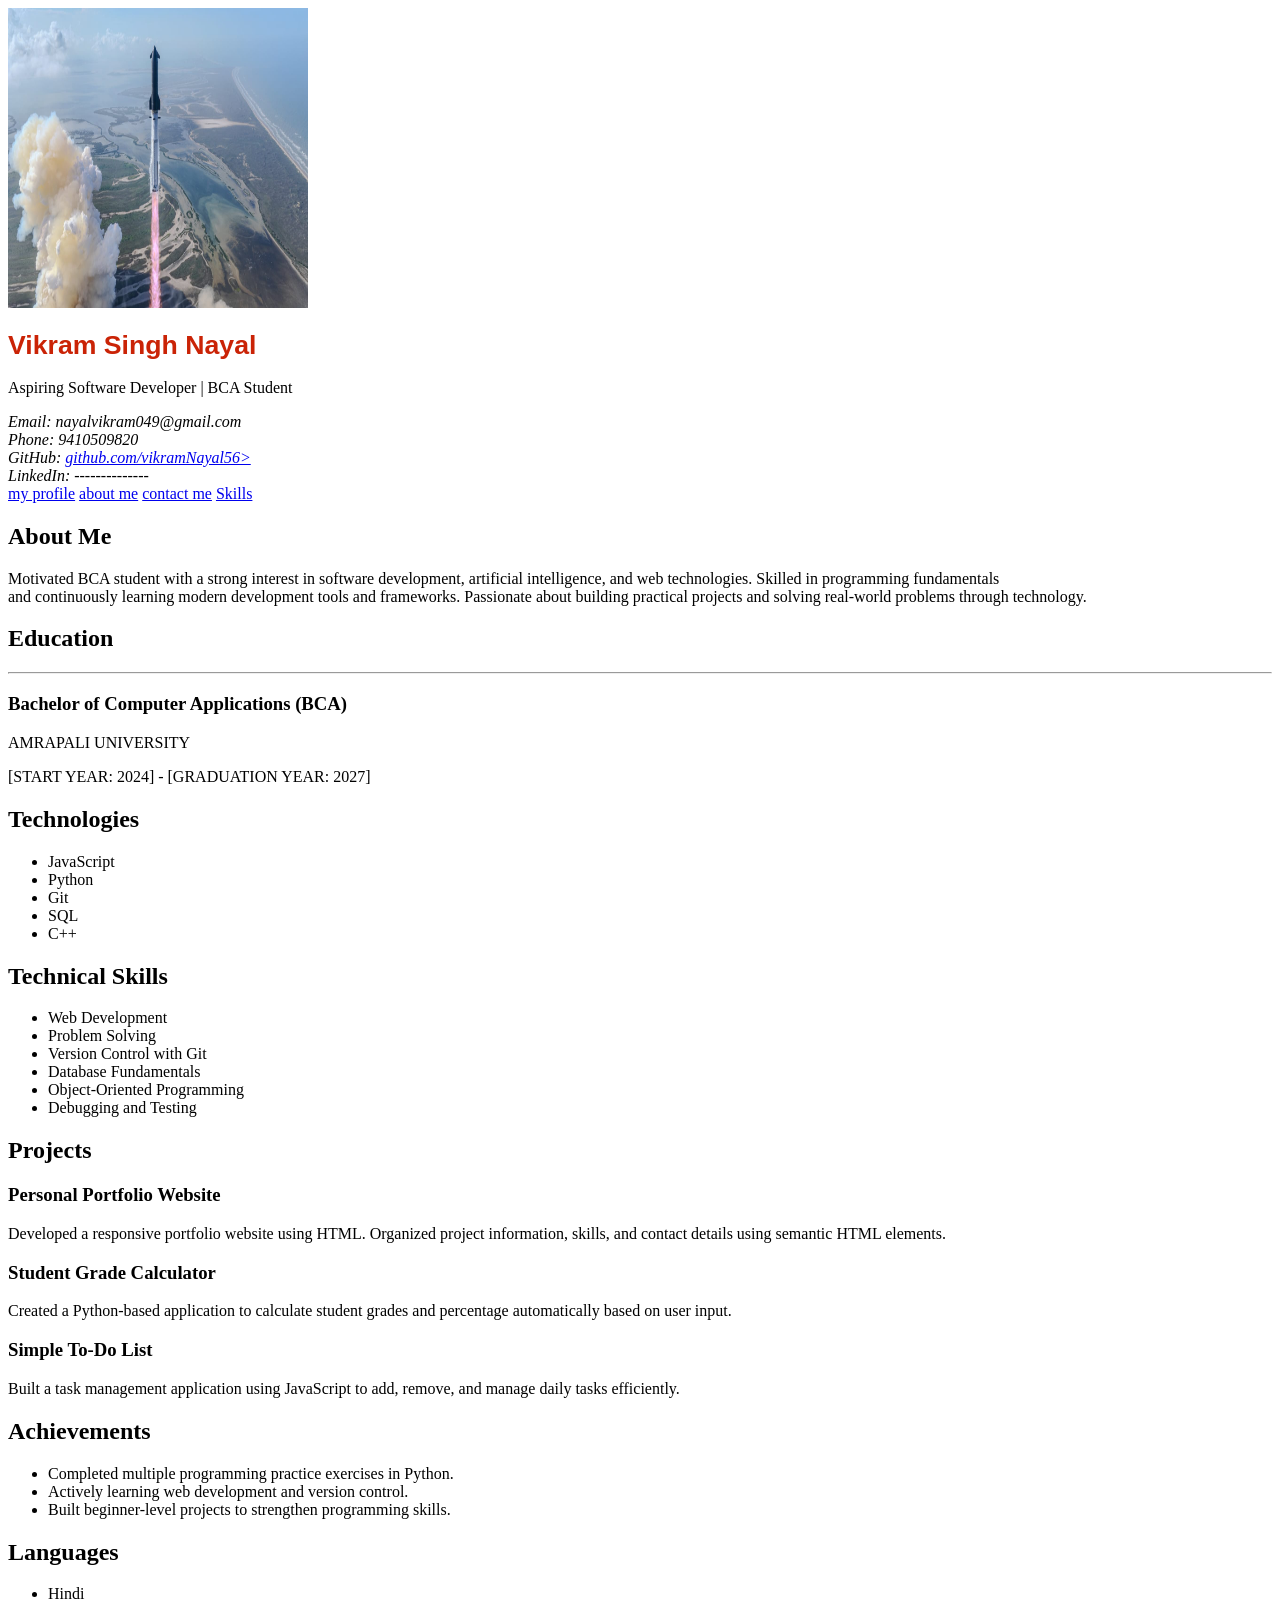
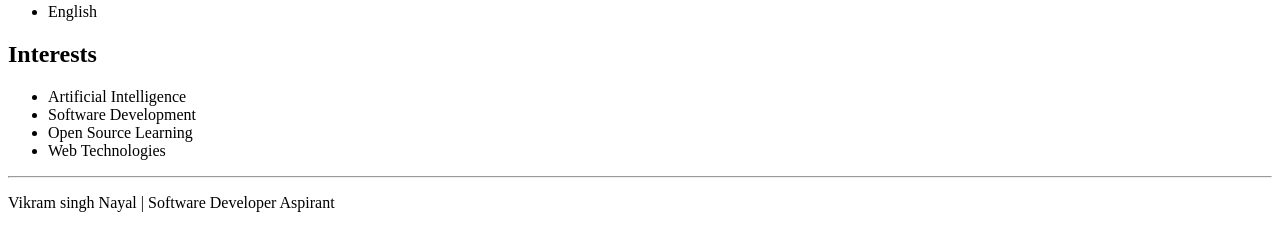
<file: index.html>
<!DOCTYPE html>
<html lang="en">
<head>
    <meta charset="UTF-8">
    <meta name="viewport" content="width=device-width, initial-scale=1.0">
    <title>Resume</title>
    <style>
        h1{
            color: rgb(202, 35, 6);
            font-size: 20pt;
            font-family: Arial;
        }
        img{
            width:300px;
            height:300px; 
        }
    </style>
</head>
<body>
    <header>
        <img src="profile.jpeg" alt="photo" id="profile-photo" />

        <h1>Vikram Singh Nayal</h1>

        <p>
            Aspiring Software Developer | BCA Student
        </p>

        <address>
            Email: nayalvikram049@gmail.com<br>
            Phone: 9410509820<br>
            GitHub: <a href="https://github.com/vikramNayal56" target="_blank">
          github.com/vikramNayal56></a>
        </a><br>
            LinkedIn: --------------
        </address>
        <nav>
            <a href="Myprofile">my profile</a>
            <a href="about me">about me</a>
            <a href="contactme">contact me</a>
            <a href="skills">Skills</a>
        </nav>
    </header>
    <main>
        <section>
            <h2>About Me</h2>
            <p>
                Motivated BCA student with a strong interest in software
                development, artificial intelligence, and web technologies.
                Skilled in programming fundamentals<br> and continuously learning
                modern development tools and frameworks. Passionate about
                building practical projects and solving real-world problems
                through technology.
            </p>
        </section>

        <section>
            <h2>Education</h2>

            <article >
                <hr>
                <h3>Bachelor of Computer Applications (BCA)</h3>
                <p>AMRAPALI UNIVERSITY</p>
                <p>[START YEAR: 2024] - [GRADUATION YEAR: 2027]</p>
            </article>
        </section>

        <section >
            <h2>Technologies</h2>
            <ul>
                <li>JavaScript</li>
                <li>Python</li>
                <li>Git</li>
                <li>SQL</li>
                <li>C++</li>
            </ul>
        </section>

        <section>
            <h2>Technical Skills</h2>

            <ul>
                <li>Web Development</li>
                <li>Problem Solving</li>
                <li>Version Control with Git</li>
                <li>Database Fundamentals</li>
                <li>Object-Oriented Programming</li>
                <li>Debugging and Testing</li>
            </ul>
        </section>

        <section>
            <h2>Projects</h2>

            <article>
                <h3>Personal Portfolio Website</h3>
                <p>
                    Developed a responsive portfolio website using HTML.
                    Organized project information, skills, and contact details
                    using semantic HTML elements.
                </p>
            </article>

            <article >
                <h3>Student Grade Calculator</h3>
                <p>
                    Created a Python-based application to calculate student
                    grades and percentage automatically based on user input.
                </p>
            </article>

            <article >
                <h3>Simple To-Do List</h3>
                <p>
                    Built a task management application using JavaScript to
                    add, remove, and manage daily tasks efficiently.
                </p>
            </article>
        </section>

        <section>
            <h2>Achievements</h2>

            <ul>
                <li>Completed multiple programming practice exercises in Python.</li>
                <li>Actively learning web development and version control.</li>
                <li>Built beginner-level projects to strengthen programming skills.</li>
            </ul>
        </section>

        <section>
            <h2>Languages</h2>

            <ul>
                <li>Hindi</li>
                <li>English</li>
            </ul>
        </section>

        <section >
            <h2>Interests</h2>

            <ul>
                <li>Artificial Intelligence</li>
                <li>Software Development</li>
                <li>Open Source Learning</li>
                <li>Web Technologies</li>
            </ul>
        </section>

    </main>

    <footer>
        <hr>
        <p>Vikram singh Nayal | Software Developer Aspirant</p>
    </footer>
</body>
</html>
</file>
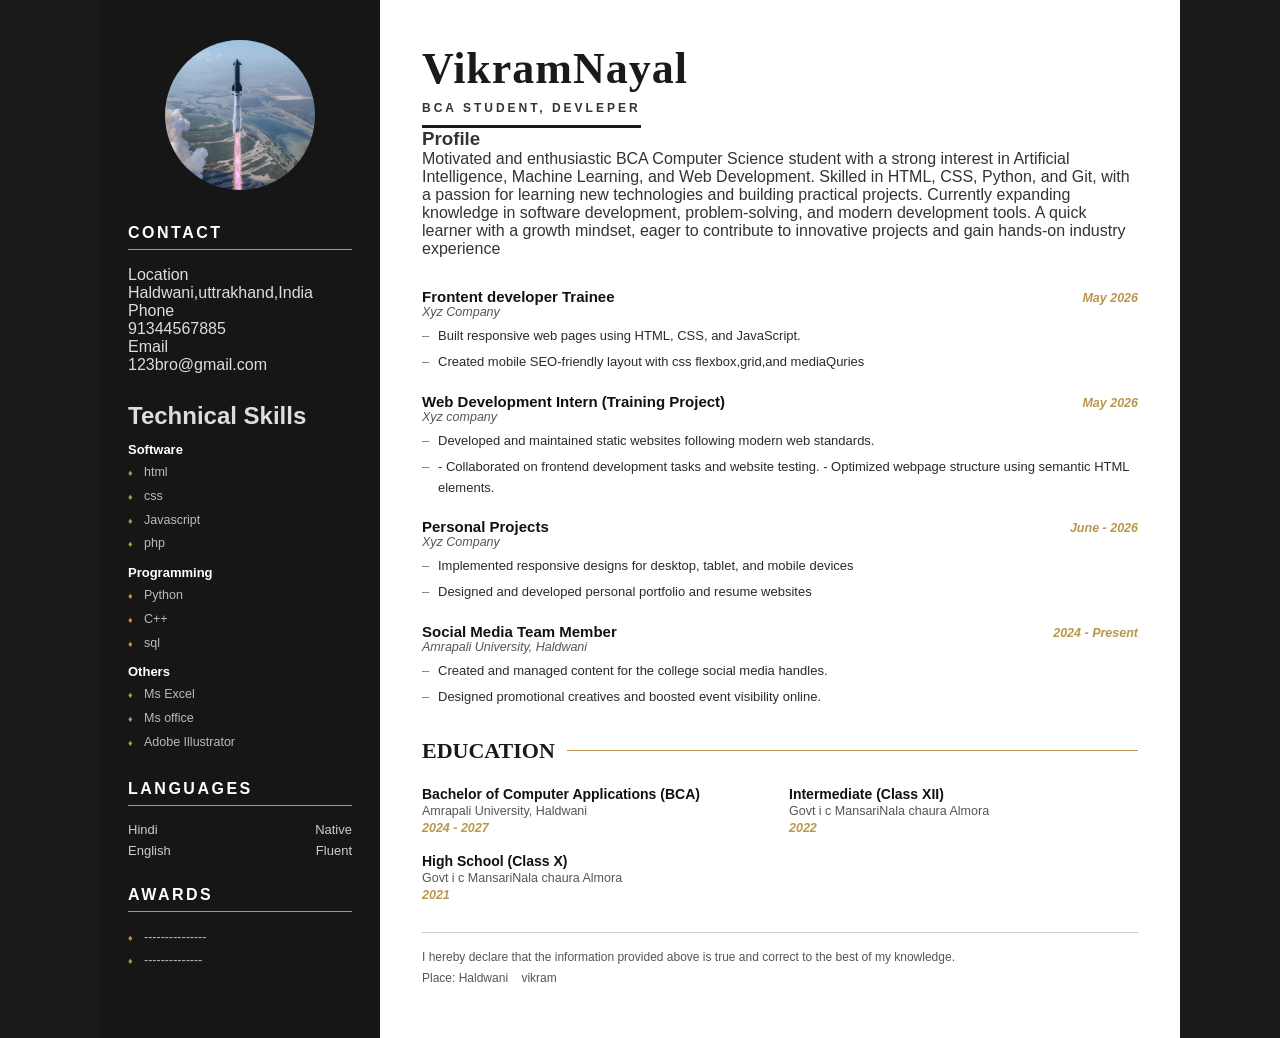
<file: revmp/resume.html>
<!DOCTYPE html>
<html lang="en">

<head>
  <meta charset="UTF-8">
  <meta name="viewport" content="width=device-width, initial-scale=1.0">
  <title>Vikram Singh Nayal</title>
  <link rel="stylesheet" href="resume.css">
</head>

<body>
  <div class="resume">
    <aside class="sidebar">
      <figure class="logo">
        <img src="vikram.jpeg" alt="Vikram pic" class="pimage">
      </figure>
      <section class="sidebar-section">
        <h2 class="aside-title">Contact</h2>
        <dl class="contact">
          <dt class="description">Location</dt>
          <dd>Haldwani,uttrakhand,India </dd>
          <dt class="description">Phone</dt>
          <dd>91344567885</dd>
          <dt class="description">Email</dt>
          <dd>123bro@gmail.com</dd>
        </dl>
      </section>
      <section class="sidebar-section">
        <h2 class="asidetitle">Technical Skills</h2>
        <h5 class="skill-section">Software</h5>
        <ul class="skills">
          <li>html</li>
          <li>css</li>
          <li>Javascript</li>
          <li>php</li>
        </ul>

        <h5 class="skill-section">Programming</h5>
        <ul class="skills">
          <li>Python</li>
          <li>C++</li>
          <li>sql</li>
        </ul>

        <h5 class="skill-section">Others</h5>
        <ul class="skills">
          <li>Ms Excel</li>
          <li>Ms office</li>
          <li>Adobe Illustrator</li>
        </ul>
      </section>
      <section class="sidebar-section">
        <h2 class="aside-title">Languages</h2>
        <p class="lang"><span>Hindi</span><span>Native</span></p>
        <p class="lang"><span>English</span><span>Fluent</span></p>
      </section>
      <section class="sidebar-section">
        <h2 class="aside-title">Awards</h2>
        <ul class="skills">
          <li>---------------</li>
          <li>--------------</li>
        </ul>
      </section>
    </aside>
    <main class="content">
      <heade class="content-header">
        <h1 class="name">Vikram<span class="caste">Nayal</span></h1>
        <h3 class="role">Bca Student, Devleper</h3>
        </header>
        <section class="content-section">
          <h3 class="Section-header">Profile</h3>
          <p class="aboutme">
            Motivated and enthusiastic BCA Computer Science student with a strong interest in Artificial
            Intelligence, Machine Learning, and Web Development. Skilled in HTML, CSS, Python, and Git, with
            a passion for learning new technologies and building practical projects. Currently expanding
            knowledge in software development, problem-solving, and modern development tools. A quick
            learner with a growth mindset, eager to contribute to innovative projects and gain hands-on
            industry experience
          </p>
        </section>
        <section class="content-section">
          <article class="job">
            <div class="job-header">
              <h3 class="job-title">Frontent developer Trainee</h3>
              <span class="job-date">May 2026</span>
            </div>
            <p class="job-company">Xyz Company</p>
            <ul class="job-points">
              <li>Built responsive web pages using HTML, CSS, and JavaScript.</li>
              <li>Created mobile SEO-friendly layout with css flexbox,grid,and mediaQuries</li>
            </ul>
          </article>

          <article class="job">
            <div class="job-header">
              <h3 class="job-title">Web Development Intern (Training Project)</h3>
              <span class="job-date">May 2026</span>
            </div>
            <p class="job-company">Xyz company</p>
            <ul class="job-points">
              <li>Developed and maintained static websites following modern web standards.</li>
              <li>- Collaborated on frontend development tasks and website testing.
                - Optimized webpage structure using semantic HTML elements.</li>
            </ul>
          </article>

          <article class="job">
            <div class="job-header">
              <h3 class="job-title">Personal Projects</h3>
              <span class="job-date">June - 2026</span>
            </div>
            <p class="job-company">Xyz Company</p>
            <ul class="job-points">
              <li>Implemented responsive designs for desktop, tablet, and mobile devices</li>
              <li>Designed and developed personal portfolio and resume websites</li>
            </ul>
          </article>

          <article class="job">
            <div class="job-header">
              <h3 class="job-title">Social Media Team Member</h3>
              <span class="job-date">2024 - Present</span>
            </div>
            <p class="job-company">Amrapali University, Haldwani</p>
            <ul class="job-points">
              <li>Created and managed content for the college social media handles.</li>
              <li>Designed promotional creatives and boosted event visibility online.</li>
            </ul>
          </article>
        </section>

        <section class="content-section">
          <h2 class="section-title">education</h2>
          <div class="education-grid">
            <article class="education-item">
              <h3 class="education-title">Bachelor of Computer Applications (BCA)</h3>
              <p class="education-school">Amrapali University, Haldwani</p>
              <p class="education-date">2024 - 2027</p>
            </article>
            <article class="education-item">
              <h3 class="education-title">Intermediate (Class XII)</h3>
              <p class="education-school">Govt i c MansariNala chaura Almora</p>
              <p class="education-date">2022</p>
            </article>
            <article class="education-item">
              <h3 class="education-title">High School (Class X)</h3>
              <p class="education-school">Govt i c MansariNala chaura Almora</p>
              <p class="education-date">2021</p>
            </article>
          </div>
        </section>

        <footer class="declaration">
          <p>I hereby declare that the information provided above is true and correct to the best of my knowledge.</p>
          <p>Place: Haldwani &nbsp;&nbsp; <strong></strong>vikram</p>
        </footer>

        </section>
    </main>
  </div>
</body>

</html>
</file>
<file: revmp/resume.css>
* {
  margin: 0;
  padding: 0;
  box-sizing: border-box;
}

body {
  font-family: 'giest', 'Segoe UI', Arial, sans-serif;
  background: #1a1a1a;
  color: #333;
}

.resume{
    display:grid;
    grid-template-columns:280px 1fr;
    max-width:1080px;
    margin:0 auto;
    height:auto;
}

.sidebar {
  background: #161616;
  color: #ddd;
  padding: 40px 28px;
}
.logo{
  width: 150px;
  height: 150px;
  margin: 0 auto 34px;
  border: px solid #b9974c;
  border-radius: 50%;
  overflow:hidden;
}
.pimage {
  width: 100%;
  height: 100%;
  object-fit: cover;
  object-position: center top;
}

.sidebar-section {
  margin-bottom: 28px;
}

.aside-title {
  font-size: 16px;
  letter-spacing: 2.5px;
  text-transform: uppercase;
  color: #fff;
  border-bottom: 1px solid #b9974c;
  padding-bottom: 7px;
  margin-bottom: 16px;
  font-weight: 700;
}
.contact-list .label {
  font-size: 12px;
  letter-spacing: 1.5px;
  color: #b9974c;
  text-transform: uppercase;
  margin-top: 10px;
  display: block;
}

.contact-list dd {
  font-size: 13px;
  margin-bottom: 4px;
  color: #ccc;
}

.skill-section {
  font-size: 13px;
  color: #fff;
  margin: 12px 0 6px;
  font-weight: 600;
}

.skills {
  list-style: none;
}

.skills li {
  font-size: 12.5px;
  padding-left: 16px;
  position: relative;
  margin-bottom: 5px;
  line-height: 1.5;
  color: #bbb;
}

.skills li::before {
  content: "♦";
  color: #b9974c;
  position: absolute;
  left: 0;
  font-size: 9px;
  top: 4px;
}

.lang {
  display: flex;
  justify-content: space-between;
  font-size: 13px;
  margin-bottom: 6px;
  color: #ccc;
}

/* ── MAIN CONTENT ── */
.content {
  background: #ffffff;
  padding: 45px 42px;
}

/* name block - no photo here */
.content-header {
  margin-bottom: 30px;
}

.name {
  font-family: 'Playfair Display', Georgia, serif;
  font-size: 44px;
  font-weight: 800;
  letter-spacing: 1px;
  color: #1a1a1a;
  line-height: 1.1;
}

.name .accent {
  color: #b9974c;
}

.role {
  font-size: 12px;
  letter-spacing: 3px;
  text-transform: uppercase;
  color: #333;
  margin-top: 8px;
  padding-bottom: 10px;
  border-bottom: 3px solid #1a1a1a;
  display: inline-block;
  font-weight: 600;
}

/* section with golden line after heading */
.content-section {
  margin-bottom: 30px;
}

.section-title {
  font-family: 'Playfair Display', Georgia, serif;
  font-size: 22px;
  font-weight: 700;
  text-transform: uppercase;
  color: #1a1a1a;
  display: flex;
  align-items: center;
  gap: 12px;
  margin-bottom: 14px;
  padding-bottom: 8px;
}

/* golden line after section heading */
.section-title::after {
  content: '';
  flex: 1;
  height: 1px;
  background: #b9974c;
}

.profile-text {
  font-size: 13.5px;
  line-height: 1.75;
  color: #2a2a2a;
}

/* job cards */
.job {
  margin-bottom: 20px;
}

.job-header {
  display: flex;
  justify-content: space-between;
  align-items: baseline;
}

.job-title {
  font-size: 15px;
  color: #111;
  font-weight: 700;
}

.job-date {
  font-size: 12.5px;
  font-weight: 700;
  color: #b9974c;
  font-style: italic;
}

.job-company {
  font-size: 12.5px;
  color: #555;
  margin-bottom: 7px;
  font-style: italic;
}

.job-points {
  list-style: none;
}

.job-points li {
  font-size: 13px;
  line-height: 1.6;
  padding-left: 16px;
  position: relative;
  margin-bottom: 5px;
  color: #2a2a2a;
}

.job-points li::before {
  content: "–";
  position: absolute;
  left: 0;
  color: #777;
}

/* educationcation */
.education-grid {
  display: grid;
  grid-template-columns: 1fr 1fr;
  gap: 18px;
}

.education-title,
.award-title {
  font-size: 14px;
  color: #111;
  font-weight: 700;
}

.education-school,
.award-org {
  font-size: 12.5px;
  color: #555;
  margin-top: 2px;
}

.education-date {
  font-size: 12.5px;
  font-weight: 700;
  color: #b9974c;
  margin-top: 3px;
  font-style: italic;
}

.award-item {
  margin-bottom: 12px;
}

.declaration {
  border-top: 1px solid #ccc;
  padding-top: 14px;
  font-size: 12px;
  color: #555;
  line-height: 1.8;
}

@media (max-width: 768px) {
  .resume {
    grid-template-columns: 1fr;
  }
  .education-grid {
    grid-template-columns: 1fr;
  }
}
</file>
